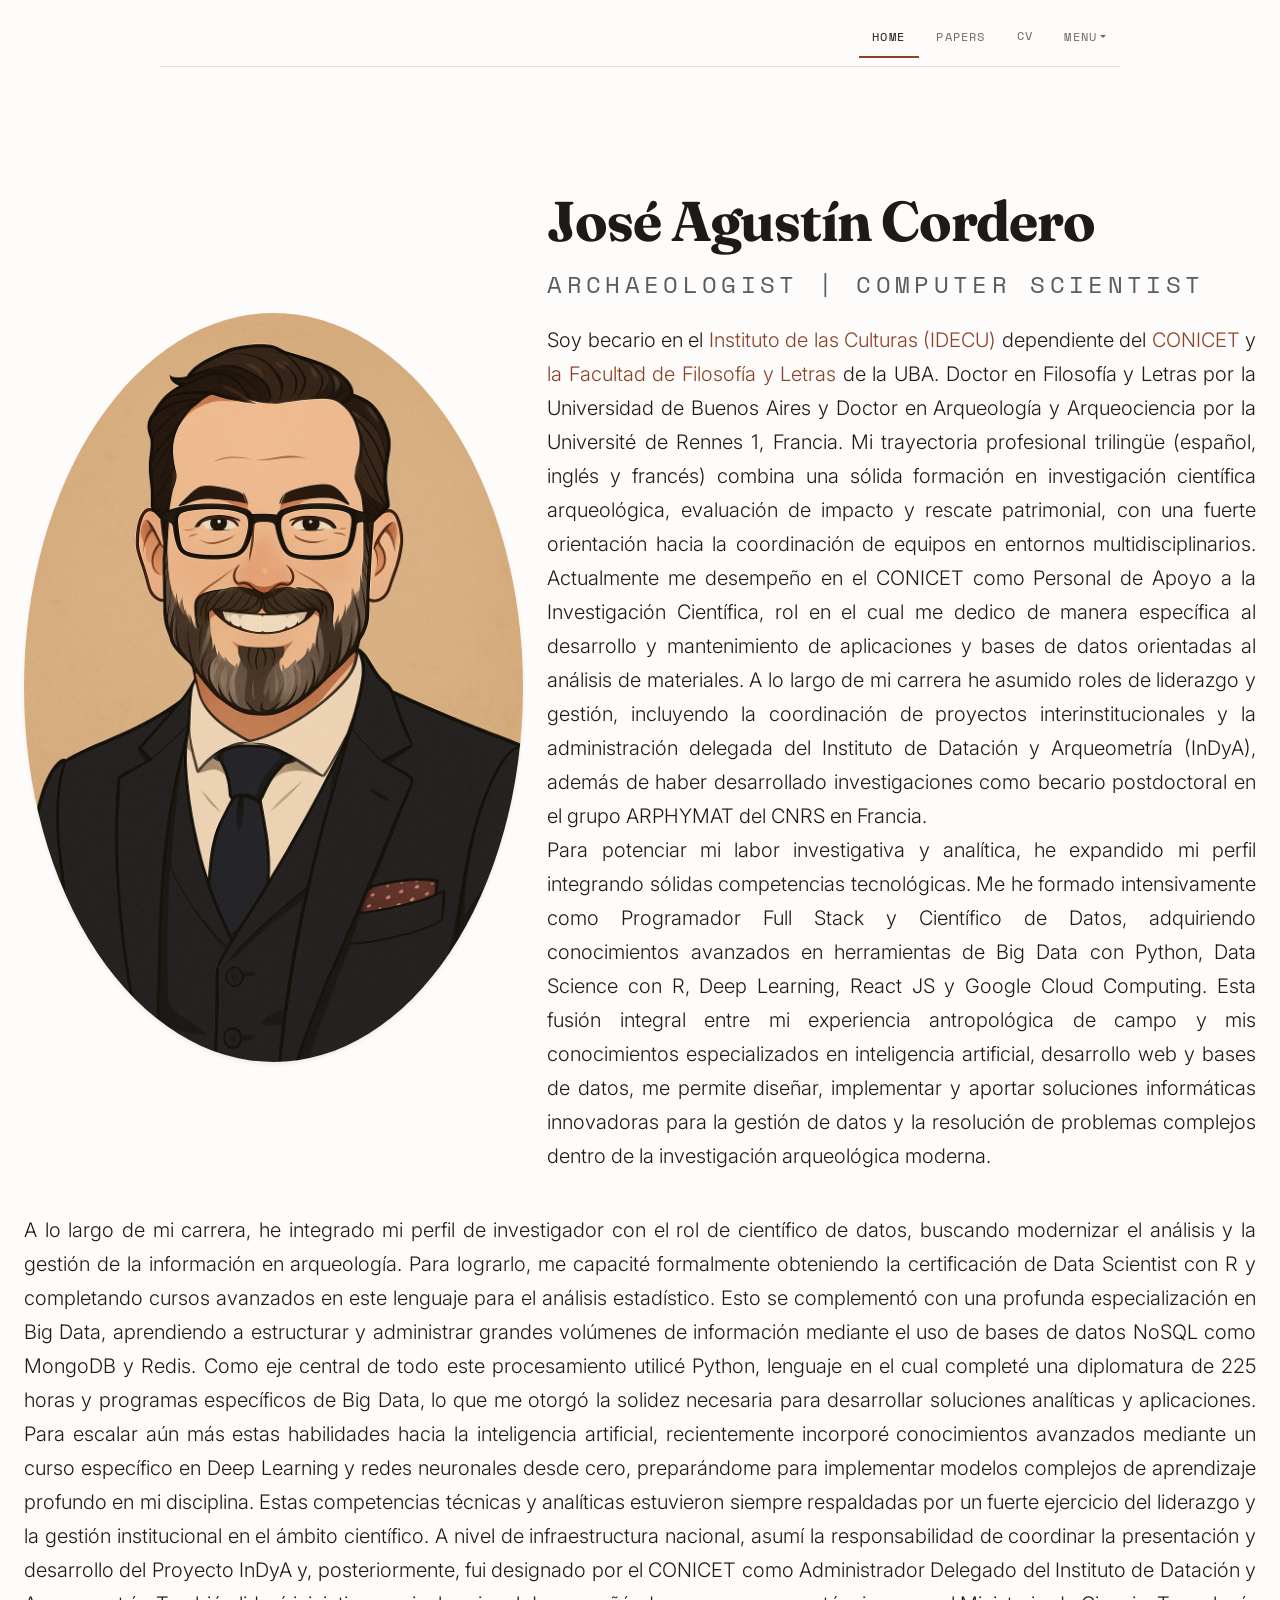
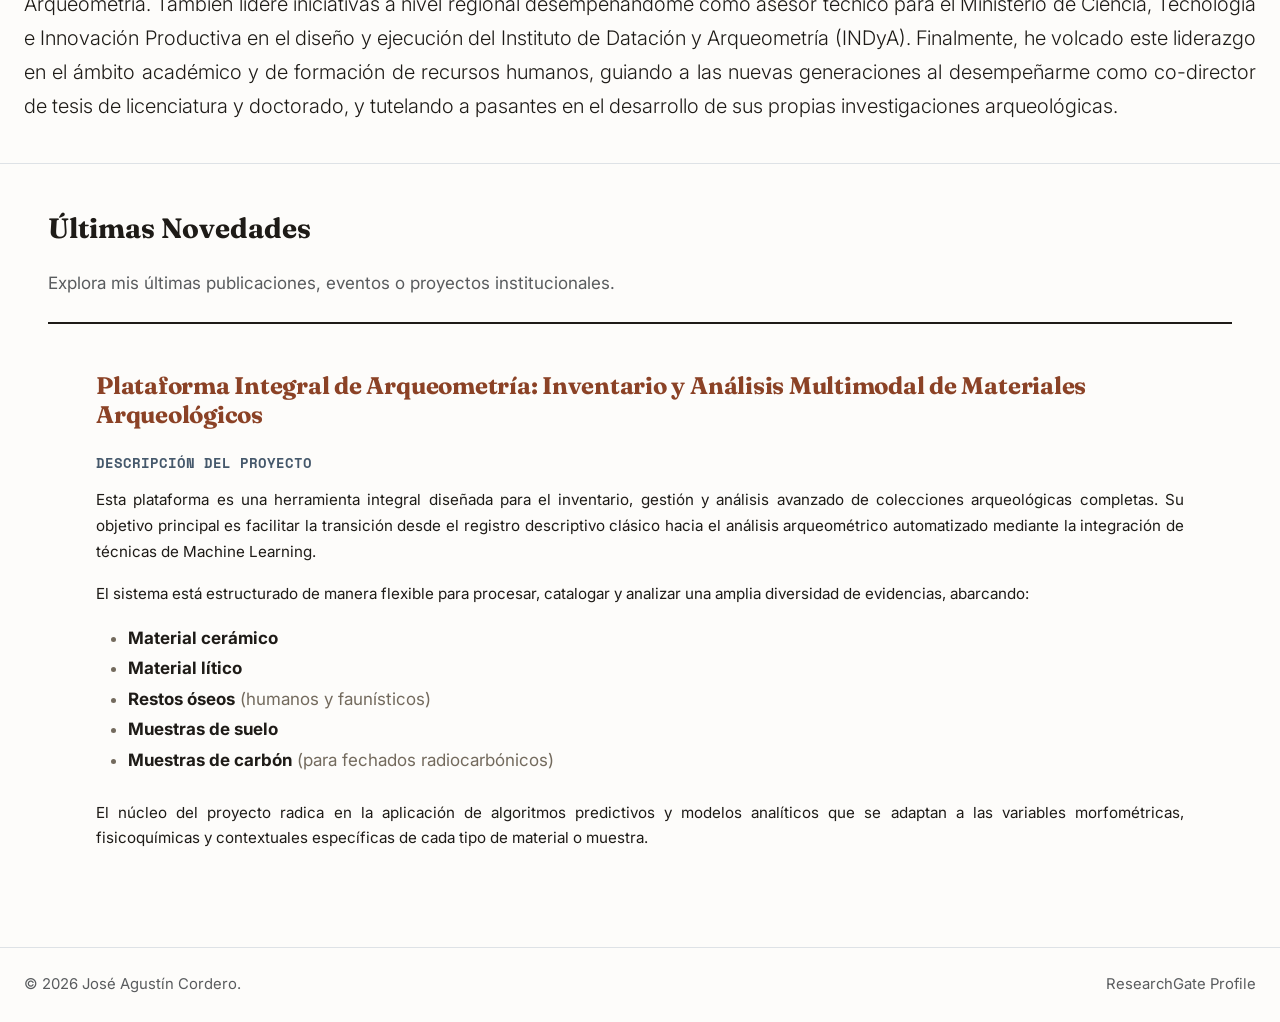
<file: index.html>
<!DOCTYPE html>
<html lang="es">
<head>
  <meta charset="UTF-8" />
  <meta name="viewport" content="width=device-width, initial-scale=1.0" />
  <!-- Google Fonts: Inter para un look moderno y legible -->
  <link rel="preconnect" href="https://fonts.googleapis.com">
  <link rel="preconnect" href="https://fonts.gstatic.com" crossorigin>
  <link href="https://fonts.googleapis.com/css2?family=Inter:wght@300;400;600;700&display=swap" rel="stylesheet">
  <!-- Bootstrap 5 -->
  <link href="https://cdn.jsdelivr.net/npm/bootstrap@5.3.8/dist/css/bootstrap.min.css" rel="stylesheet"
    integrity="sha384-sRIl4kxILFvY47J16cr9ZwB07vP4J8+LH7qKQnuqkuIAvNWLzeN8tE5YBujZqJLB" crossorigin="anonymous" />
  <link rel="stylesheet" href="./CSS/style.css" />
  <title>José Agustín Cordero | Archaeologist & Computer Scientist</title>
</head>

<body>
  <!-- Contenedor Principal (limita el ancho para mejor lectura) -->
  <div class="main-wrapper">
    
    <!-- Header / Navbar Minimalista -->
    <!-- Barra del navegador -->
  <nav>
    <ul class="nav nav-pills justify-content-end">
      <li class="nav-item">
        <a class="nav-link active" aria-current="page" href="./index.html">Home</a>
      </li>
      <li class="nav-item">
        <a class="nav-link" href="./pages/papers.html">Papers</a>
      </li>
      <li class="nav-item">
        <a class="nav-link btn btn-outline-primary" href="https://drive.google.com/file/d/1sIW53j2r9muVRuML5djQQc8bhkGgwG4b/view?usp=sharing" target="_blank" rel="noopener noreferrer">CV</a>
      </li>
      <li class="nav-item dropdown">
        <a class="nav-link dropdown-toggle" data-bs-toggle="dropdown" href="#" role="button"
          aria-expanded="false">Menu</a>
        <ul class="dropdown-menu">
          <li><a class="dropdown-item" href="./pages/about.html">about</a></li>
          <li><a class="dropdown-item" href="./pages/news.html">news</a></li>
          <li><a class="dropdown-item" href="./pages/events.html">eventos</a></li>
          <li>
            <hr class="dropdown-divider" />
          </li>
          <li><a class="dropdown-item" href="https://www.conicet.gov.ar/">Intitucionales</a></li>
        </ul>
      </li>
    </ul>
  </nav>

    <!-- Sección Hero (Presentación Principal) -->
    <header class="hero-section text-center text-md-start mb-5 pb-4 border-bottom">
      <div class="row align-items-center flex-column-reverse flex-md-row">
                <!-- Imagen / Avatar -->
        <div class="col-md-5 text-center text-md-end">
          <div class="avatar-container">
            <img src="./img/ChatGPT Image 15 abr 2025, 15_00_41.png" alt="José Agustín Cordero" class="img-fluid rounded-circle shadow-sm avatar-img">
          </div>
        </div>
        <!-- Texto de presentación -->
        <div class="col-md-7 mt-4 mt-md-0">
          <h1 class="display-4 fw-bold mb-3">José Agustín Cordero</h1>
          <h2 class="h4 text-muted fw-light mb-4">Archaeologist | Computer Scientist</h2>
          <p class="lead text-justify">
            Soy becario en el <a href="https://idecu.conicet.gov.ar/cordero-agustin/" class="custom-link">Instituto de las Culturas (IDECU)</a> 
            dependiente del <a href="https://www.conicet.gov.ar/">CONICET</a>  y <a href="https://www.filo.uba.ar/">la Facultad de Filosofía y Letras </a>de la UBA.  
            Doctor en Filosofía y Letras por la Universidad de Buenos Aires y Doctor en Arqueología y 
            Arqueociencia por la Université de Rennes 1, Francia. Mi trayectoria profesional trilingüe (español, inglés y francés) 
            combina una sólida formación en investigación científica arqueológica, evaluación de impacto y rescate patrimonial, 
            con una fuerte orientación hacia la coordinación de equipos en entornos multidisciplinarios. Actualmente me desempeño 
            en el CONICET como Personal de Apoyo a la Investigación Científica, rol en el cual me dedico de manera específica al 
            desarrollo y mantenimiento de aplicaciones y bases de datos orientadas al análisis de materiales. A lo largo de mi 
            carrera he asumido roles de liderazgo y gestión, incluyendo la coordinación de proyectos interinstitucionales y la 
            administración delegada del Instituto de Datación y Arqueometría (InDyA), además de haber desarrollado investigaciones 
            como becario postdoctoral en el grupo ARPHYMAT del CNRS en Francia.  
            <br>Para potenciar mi labor investigativa y analítica, 
            he expandido mi perfil integrando sólidas competencias tecnológicas. Me he formado intensivamente como Programador 
            Full Stack y Científico de Datos, adquiriendo conocimientos avanzados en herramientas de Big Data con Python, 
            Data Science con R, Deep Learning, React JS y Google Cloud Computing. Esta fusión integral entre mi experiencia 
            antropológica de campo y mis conocimientos especializados en inteligencia artificial, desarrollo web y bases de datos, 
            me permite diseñar, implementar y aportar soluciones informáticas innovadoras para la gestión de datos y la resolución 
            de problemas complejos dentro de la investigación arqueológica moderna.
          </p>
        </div>
      </div>

<div class="row mt-4">
        <div class="col-12">
          <p class="lead text-justify">
            A lo largo de mi carrera, he integrado mi perfil de investigador con el rol de científico de datos, 
            buscando modernizar el análisis y la gestión de la información en arqueología. Para lograrlo, me capacité formalmente obteniendo la certificación de Data Scientist con R y 
            completando cursos avanzados en este lenguaje para el análisis estadístico. Esto se complementó con una profunda especialización en Big Data, aprendiendo a estructurar y administrar 
            grandes volúmenes de información mediante el uso de bases de datos NoSQL como MongoDB y Redis. Como eje central de todo este procesamiento utilicé Python, lenguaje en el cual completé una diplomatura 
            de 225 horas y programas específicos de Big Data, lo que me otorgó la solidez necesaria para desarrollar soluciones analíticas y aplicaciones. 
            Para escalar aún más estas habilidades hacia la inteligencia artificial, recientemente incorporé conocimientos avanzados mediante un curso específico en Deep Learning y 
            redes neuronales desde cero, preparándome para implementar modelos complejos de aprendizaje profundo en mi disciplina. Estas competencias técnicas y analíticas estuvieron 
            siempre respaldadas por un fuerte ejercicio del liderazgo y la gestión institucional en el ámbito científico. A nivel de infraestructura nacional, 
            asumí la responsabilidad de coordinar la presentación y desarrollo del Proyecto InDyA y, posteriormente, fui designado por el CONICET como Administrador 
            Delegado del Instituto de Datación y Arqueometría. También lideré iniciativas a nivel regional desempeñándome como asesor técnico para el Ministerio de Ciencia, 
            Tecnología e Innovación Productiva en el diseño y ejecución del Instituto de Datación y Arqueometría (INDyA). Finalmente, he volcado este liderazgo en el ámbito académico y de 
            formación de recursos humanos, guiando a las nuevas generaciones al desempeñarme como co-director de tesis de licenciatura y doctorado, y tutelando a pasantes en el desarrollo de sus propias 
            investigaciones arqueológicas.
          </p>
        </div>
      </div>
    </header>

      <!-- Sección Full-Width (Ancho total de la página) -->
    <section class="container-fluid px-4 px-md-5 mb-5">
      
      <h3 class="fw-bold mb-4 text-start" style="font-family: var(--font-display); color: var(--ink);">Últimas Novedades</h3>
      <p class="text-muted mb-4 text-start">Explora mis últimas publicaciones, eventos o proyectos institucionales.</p>
      
      <!-- Tarjeta del Proyecto Archeos -->
      <div class="card w-100 mb-4">
        <div class="card-body p-4 p-md-5">
          
          <h4 class="card-title fw-bold mb-3" style="font-family: var(--font-display); color: var(--clay);">
            Plataforma Integral de Arqueometría: Inventario y Análisis Multimodal de Materiales Arqueológicos
          </h4>
          
          <h5 class="fw-bold mt-4 mb-3" style="font-family: var(--font-mono); font-size: 0.9rem; color: var(--slate); text-transform: uppercase;">
            Descripción del Proyecto
          </h5>
          
          <p class="card-text text-justify" style="color: var(--ink);">
            Esta plataforma es una herramienta integral diseñada para el inventario, gestión y análisis avanzado de colecciones arqueológicas completas. Su objetivo principal es facilitar la transición desde el registro descriptivo clásico hacia el análisis arqueométrico automatizado mediante la integración de técnicas de Machine Learning.
          </p>
          
          <p class="card-text text-justify" style="color: var(--ink);">
            El sistema está estructurado de manera flexible para procesar, catalogar y analizar una amplia diversidad de evidencias, abarcando:
          </p>
          
          <ul class="text-justify mb-4" style="line-height: 1.8; color: var(--muted);">
            <li><strong style="color: var(--ink);">Material cerámico</strong></li>
            <li><strong style="color: var(--ink);">Material lítico</strong></li>
            <li><strong style="color: var(--ink);">Restos óseos</strong> (humanos y faunísticos)</li>
            <li><strong style="color: var(--ink);">Muestras de suelo</strong></li>
            <li><strong style="color: var(--ink);">Muestras de carbón</strong> (para fechados radiocarbónicos)</li>
          </ul>
          
          <p class="card-text text-justify mb-0" style="color: var(--ink);">
            El núcleo del proyecto radica en la aplicación de algoritmos predictivos y modelos analíticos que se adaptan a las variables morfométricas, fisicoquímicas y contextuales específicas de cada tipo de material o muestra.
          </p>

        </div>
      </div>
      <!-- Fin Tarjeta del Proyecto -->

    </section>
    
    <!-- Footer -->
    <footer class="py-4 mt-5 border-top d-flex justify-content-between align-items-center">
      <span class="text-muted small">© 2026 José Agustín Cordero.</span>
      <a href="https://www.researchgate.net/profile/Jose-Cordero-7" class="text-decoration-none text-muted small hover-dark">
        ResearchGate Profile
      </a>
    </footer>

  </div> <!-- /main-wrapper -->

  <!-- Bootstrap Scripts -->
  <script src="https://cdn.jsdelivr.net/npm/bootstrap@5.3.8/dist/js/bootstrap.bundle.min.js"
    integrity="sha384-FKyoEForCGlyvwx9Hj09JcYn3nv7wiPVlz7YYwJrWVcXK/BmnVDxM+D2scQbITxI"
    crossorigin="anonymous"></script>
</body>
</html>
</file>
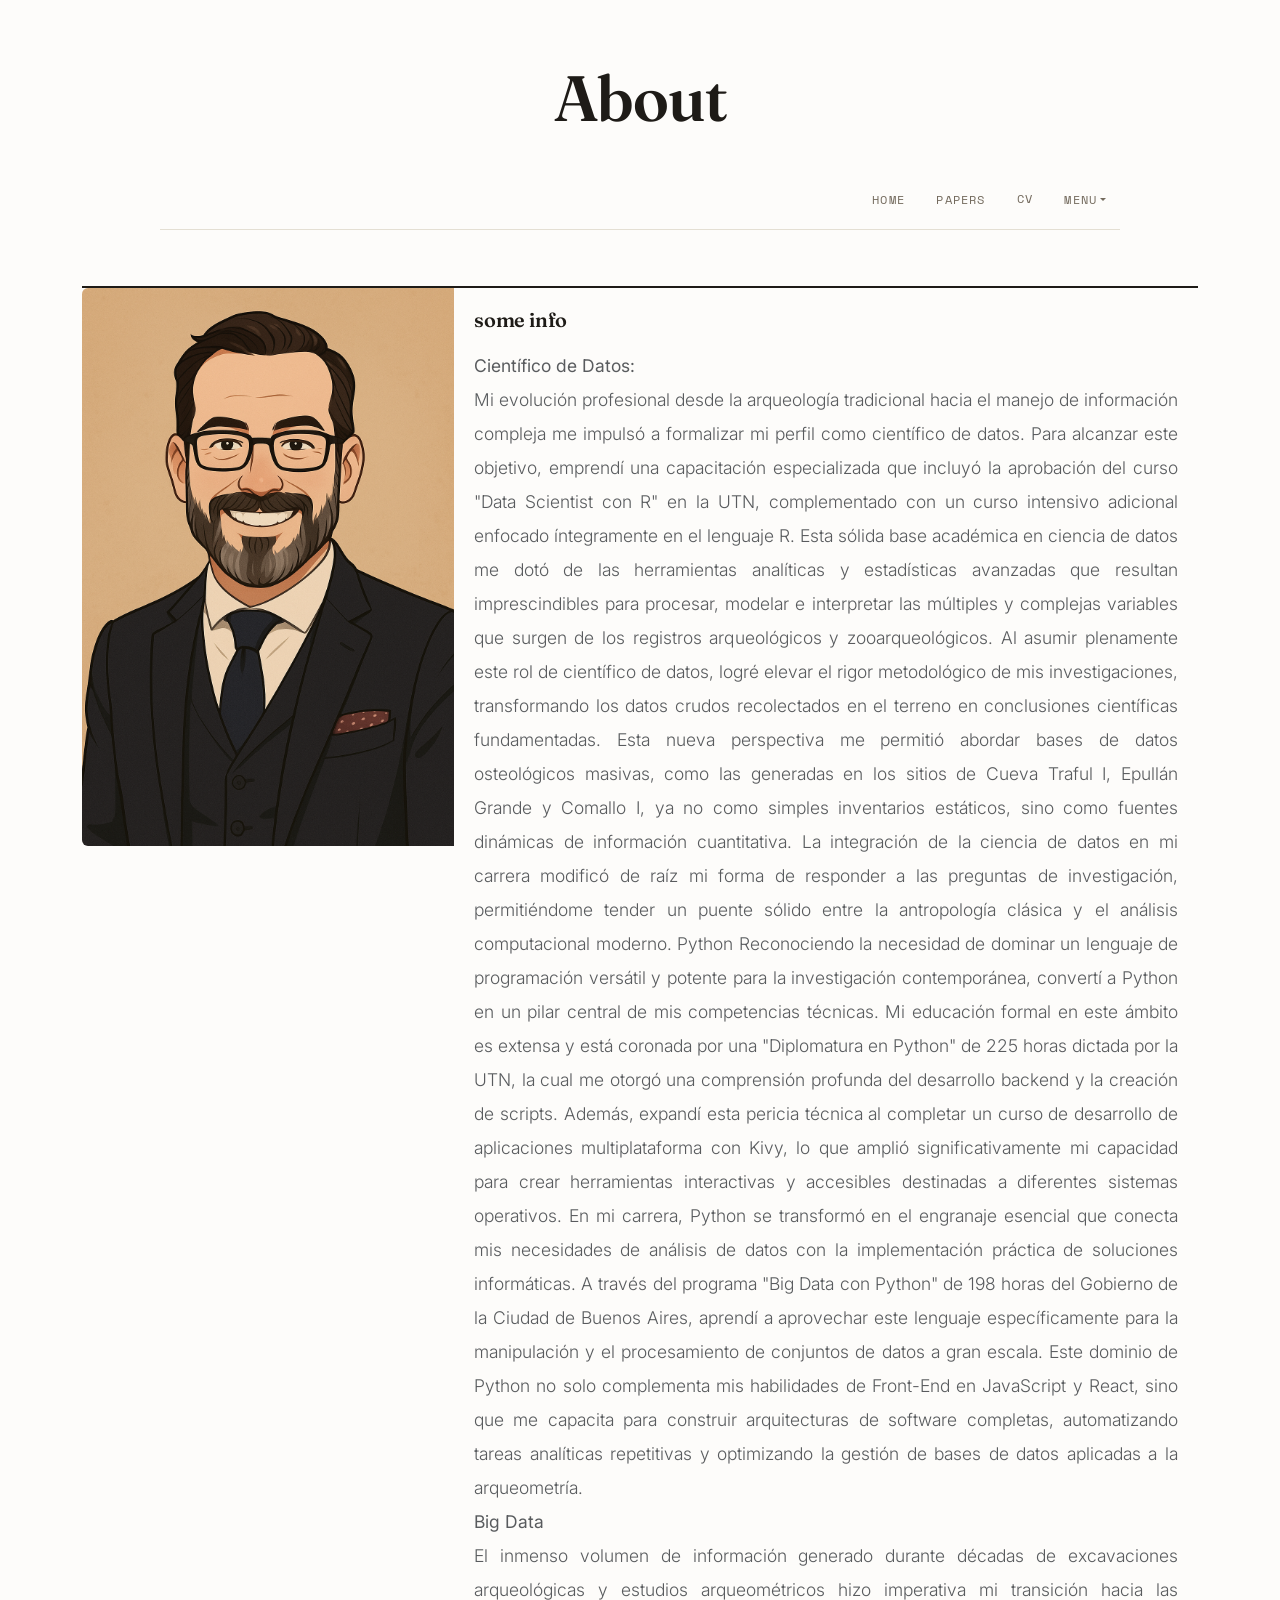
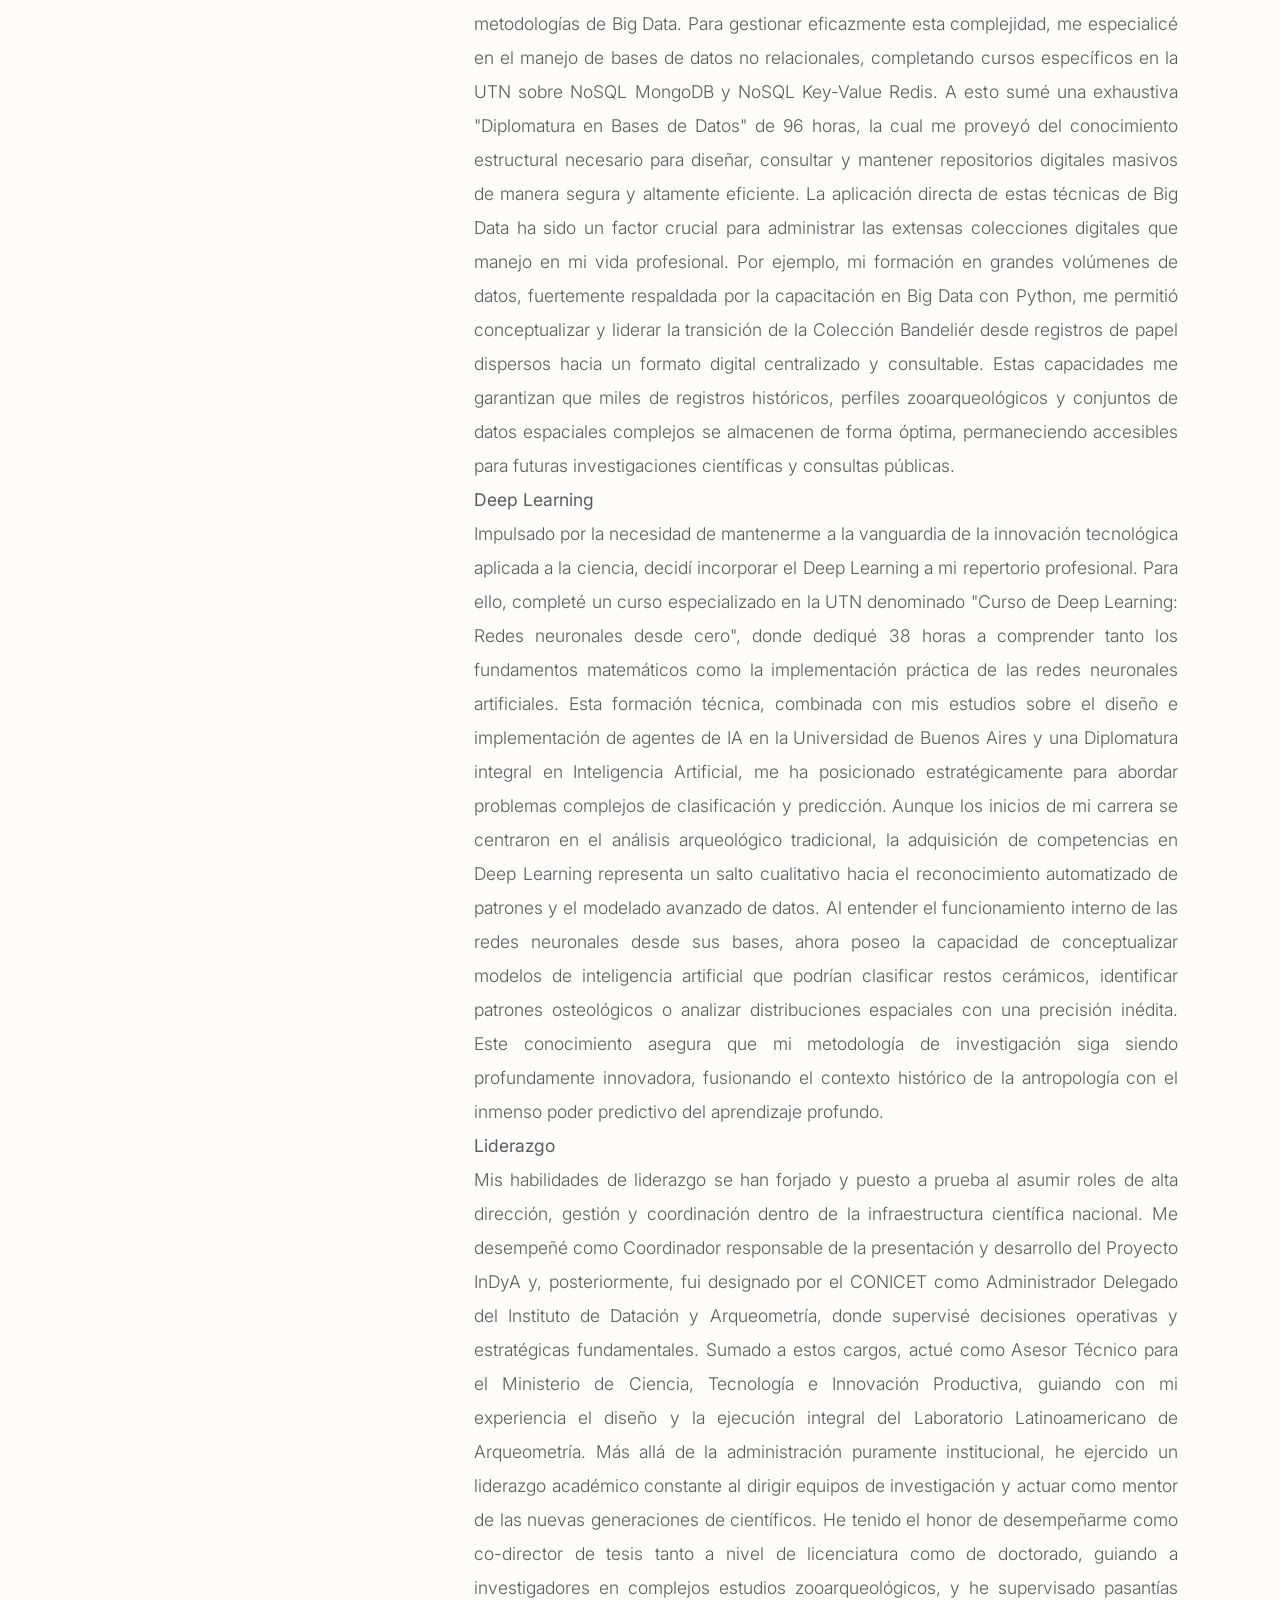
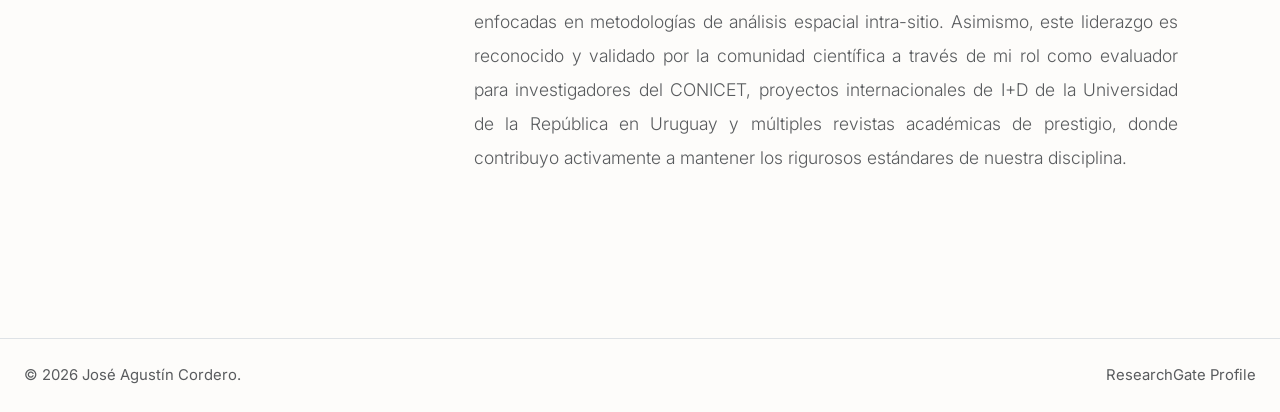
<file: pages/about.html>
<!DOCTYPE html>
<html lang="en">
  <head>
    <meta charset="UTF-8" />
    <meta name="viewport" content="width=device-width, initial-scale=1.0" />
      <link href="https://cdn.jsdelivr.net/npm/bootstrap@5.3.8/dist/css/bootstrap.min.css" rel="stylesheet" integrity="sha384-sRIl4kxILFvY47J16cr9ZwB07vP4J8+LH7qKQnuqkuIAvNWLzeN8tE5YBujZqJLB" crossorigin="anonymous">
  <link rel="stylesheet" href="../CSS/style.css" />
  <title>Home | Jose Agustin Cordero</title>
  </head>

  <!-- Body -->
  <body>
  <!-- Header -->
    <header>
      <h1>About</h1>
    </header>

  <!-- Nav -->
  <!-- Barra del navegador -->
  <nav>
    <ul class="nav nav-pills justify-content-end">
      <li class="nav-item">
        <a class="nav-link" href="../index.html">Home</a>
      </li>
      <li class="nav-item">
        <a class="nav-link" href="./papers.html">Papers</a>
      </li>
      <li class="nav-item">
        <a class="nav-link btn btn-outline-primary" href="https://drive.google.com/file/d/1sIW53j2r9muVRuML5djQQc8bhkGgwG4b/view?usp=sharing" target="_blank" rel="noopener noreferrer">CV</a>
      </li>
      <li class="nav-item dropdown">
        <a class="nav-link dropdown-toggle" data-bs-toggle="dropdown" href="#" role="button"
          aria-expanded="false">Menu</a>
        <ul class="dropdown-menu">
          <li><a class="dropdown-item" href="./about.html">about</a></li>
          <li><a class="dropdown-item" href="./news.html">news</a></li>
          <li><a class="dropdown-item" href="./events.html">eventos</a></li>
          <li>
            <hr class="dropdown-divider" />
          </li>
          <li><a class="dropdown-item" href="https://www.conicet.gov.ar/">Intitucionales</a></li>
        </ul>
      </li>
    </ul>
  </nav>
    
<!-- Main -->
<!-- Main -->
<main class="container my-5"> <!-- Container centra y da márgenes, my-5 da margen vertical -->

  <div class="card mb-3 w-100"> <!-- Se eliminó max-width: 540px -->
    <div class="row g-0">
      <div class="col-md-4">
        <img src="../img/ChatGPT Image 15 abr 2025, 15_00_41.png" class="img-fluid rounded-start" alt="...">
      </div>
      <div class="col-md-8">
        <div class="card-body">
          <h5 class="card-title">some info</h5>
          <p class="card-text"><small class="text-body-secondary">
          <p class="lead text-justify"><b>Científico de Datos:</b>
              <br>Mi evolución profesional desde la arqueología tradicional hacia el manejo de información compleja me impulsó a formalizar mi perfil como científico de datos. Para alcanzar este objetivo, 
              emprendí una capacitación especializada que incluyó la aprobación del curso "Data Scientist con R" en la UTN, complementado con un curso intensivo adicional enfocado íntegramente en el lenguaje R. 
              Esta sólida base académica en ciencia de datos me dotó de las herramientas analíticas y estadísticas avanzadas que resultan imprescindibles para procesar, modelar e interpretar las múltiples y complejas variables que surgen de los registros arqueológicos y zooarqueológicos.  Al asumir plenamente este rol de científico de datos, logré elevar el rigor metodológico de mis investigaciones, transformando los datos crudos recolectados en el terreno en conclusiones científicas fundamentadas. Esta nueva perspectiva me permitió abordar bases de datos osteológicos masivas, como las generadas en los sitios de Cueva Traful I, Epullán Grande y Comallo I, ya no como simples inventarios estáticos, sino como fuentes dinámicas de información cuantitativa. La integración de la ciencia de datos en mi carrera modificó de raíz mi forma de responder a las preguntas de investigación, permitiéndome tender un puente sólido entre la antropología clásica y el análisis computacional moderno.  Python
              Reconociendo la necesidad de dominar un lenguaje de programación versátil y potente para la investigación contemporánea, convertí a Python en un pilar central de mis competencias técnicas. 
              Mi educación formal en este ámbito es extensa y está coronada por una "Diplomatura en Python" de 225 horas dictada por la UTN, la cual me otorgó una comprensión profunda del desarrollo backend y 
              la creación de scripts. Además, expandí esta pericia técnica al completar un curso de desarrollo de aplicaciones multiplataforma con Kivy, lo que amplió significativamente mi capacidad para crear 
              herramientas interactivas y accesibles destinadas a diferentes sistemas operativos.  En mi carrera, Python se transformó en el engranaje esencial que conecta mis necesidades de análisis de datos 
              con la implementación práctica de soluciones informáticas. A través del programa "Big Data con Python" de 198 horas del Gobierno de la Ciudad de Buenos Aires, aprendí a aprovechar este lenguaje 
              específicamente para la manipulación y el procesamiento de conjuntos de datos a gran escala. Este dominio de Python no solo complementa mis habilidades de Front-End en JavaScript y React, 
              sino que me capacita para construir arquitecturas de software completas, automatizando tareas analíticas repetitivas y optimizando la gestión de bases de datos aplicadas a la arqueometría.  
              <br><b>Big Data</b>
              <br>El inmenso volumen de información generado durante décadas de excavaciones arqueológicas y estudios arqueométricos hizo imperativa mi transición hacia las metodologías de Big Data. 
              Para gestionar 
              eficazmente esta complejidad, me especialicé en el manejo de bases de datos no relacionales, completando cursos específicos en la UTN sobre NoSQL MongoDB y NoSQL Key-Value Redis. 
              A esto sumé una exhaustiva "Diplomatura en Bases de Datos" de 96 horas, la cual me proveyó del conocimiento estructural necesario para diseñar, consultar y mantener repositorios digitales 
              masivos de manera segura y altamente eficiente.  La aplicación directa de estas técnicas de Big Data ha sido un factor crucial para administrar las extensas colecciones digitales que 
              manejo en mi vida profesional. Por ejemplo, mi formación en grandes volúmenes de datos, fuertemente respaldada por la capacitación en Big Data con Python, me permitió conceptualizar y 
              liderar la transición de la Colección Bandeliér desde registros de papel dispersos hacia un formato digital centralizado y consultable. Estas capacidades me garantizan que miles de registros 
              históricos, perfiles zooarqueológicos y conjuntos de datos espaciales complejos se almacenen de forma óptima, permaneciendo accesibles para futuras investigaciones científicas y consultas públicas.  
              <br><b>Deep Learning</b>
              <br>Impulsado por la necesidad de mantenerme a la vanguardia de la innovación tecnológica aplicada a la ciencia, decidí incorporar el Deep Learning a mi repertorio profesional. 
              Para ello, completé un curso especializado en la UTN denominado "Curso de Deep Learning: Redes neuronales desde cero", donde dediqué 38 horas a comprender tanto los fundamentos 
              matemáticos como la implementación práctica de las redes neuronales artificiales. Esta formación técnica, combinada con mis estudios sobre el diseño e implementación de agentes de IA en la 
              Universidad de Buenos Aires y una Diplomatura integral en Inteligencia Artificial, me ha posicionado estratégicamente para abordar problemas complejos de clasificación y predicción.  
              Aunque los inicios de mi carrera se centraron en el análisis arqueológico tradicional, la adquisición de competencias en Deep Learning representa un salto cualitativo hacia el 
              reconocimiento automatizado de patrones y el modelado avanzado de datos. Al entender el funcionamiento interno de las redes neuronales desde sus bases, ahora poseo la capacidad de 
              conceptualizar modelos de inteligencia artificial que podrían clasificar restos cerámicos, identificar patrones osteológicos o analizar distribuciones espaciales con una precisión inédita. 
              Este conocimiento asegura que mi metodología de investigación siga siendo profundamente innovadora, fusionando el contexto histórico de la antropología con el inmenso poder predictivo del 
              aprendizaje profundo.  
              <br><b>Liderazgo</b>
              <br>Mis habilidades de liderazgo se han forjado y puesto a prueba al asumir roles de alta dirección, gestión y coordinación dentro de la infraestructura científica nacional. 
              Me desempeñé como Coordinador responsable de la presentación y desarrollo del Proyecto InDyA y, posteriormente, fui designado por el CONICET como Administrador Delegado del 
              Instituto de Datación y Arqueometría, donde supervisé decisiones operativas y estratégicas fundamentales. Sumado a estos cargos, actué como Asesor Técnico para el Ministerio de Ciencia, 
              Tecnología e Innovación Productiva, guiando con mi experiencia el diseño y la ejecución integral del Laboratorio Latinoamericano de Arqueometría.  Más allá de la administración puramente 
              institucional, he ejercido un liderazgo académico constante al dirigir equipos de investigación y actuar como mentor de las nuevas generaciones de científicos. He tenido el honor de desempeñarme 
              como co-director de tesis tanto a nivel de licenciatura como de doctorado, guiando a investigadores en complejos estudios zooarqueológicos, y he supervisado pasantías enfocadas en metodologías de 
              análisis espacial intra-sitio. Asimismo, este liderazgo es reconocido y validado por la comunidad científica a través de mi rol como evaluador para investigadores del CONICET, 
              proyectos internacionales de I+D de la Universidad de la República en Uruguay y múltiples revistas académicas de prestigio, donde contribuyo activamente a mantener los rigurosos 
              estándares de nuestra disciplina.</p>  
          </small></p>
        </div>
      </div>
    </div>
  </div>    
  
</main>

    <!-- Footer -->
    <footer class="py-4 mt-5 border-top d-flex justify-content-between align-items-center">
      <span class="text-muted small">© 2026 José Agustín Cordero.</span>
      <a href="https://www.researchgate.net/profile/Jose-Cordero-7" class="text-decoration-none text-muted small hover-dark">
        ResearchGate Profile
      </a>
    </footer>

<!-- Bootstrap -->
    <script src="https://cdn.jsdelivr.net/npm/bootstrap@5.3.8/dist/js/bootstrap.bundle.min.js" integrity="sha384-FKyoEForCGlyvwx9Hj09JcYn3nv7wiPVlz7YYwJrWVcXK/BmnVDxM+D2scQbITxI" crossorigin="anonymous"></script>
  </body>
</html>
</file>
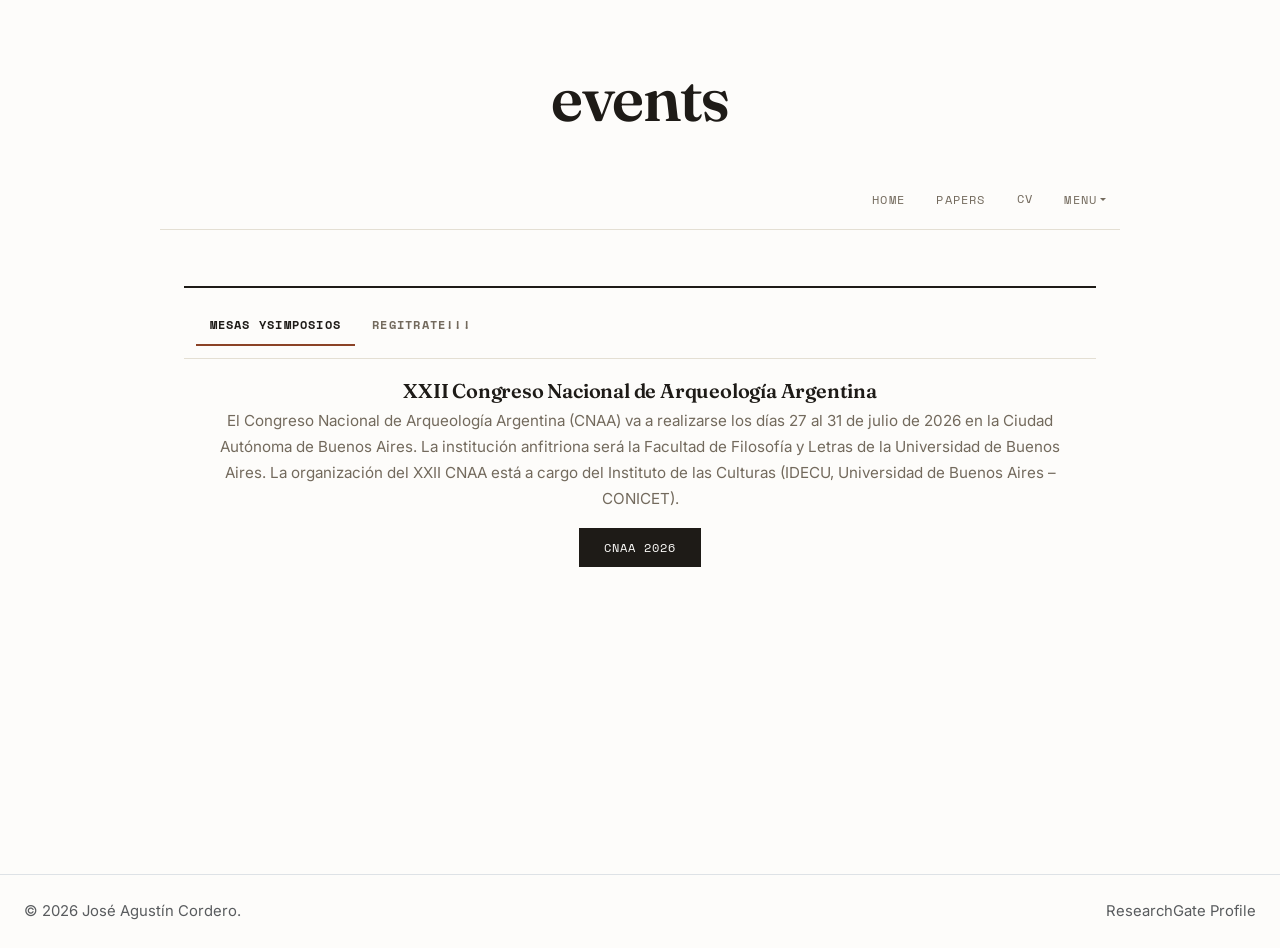
<file: pages/events.html>
<!DOCTYPE html>
<html lang="en">
  <head>
    <meta charset="UTF-8" />
    <meta name="viewport" content="width=device-width, initial-scale=1.0" />
    <link
      href="https://cdn.jsdelivr.net/npm/bootstrap@5.3.8/dist/css/bootstrap.min.css"
      rel="stylesheet"
      integrity="sha384-sRIl4kxILFvY47J16cr9ZwB07vP4J8+LH7qKQnuqkuIAvNWLzeN8tE5YBujZqJLB"
      crossorigin="anonymous"
    />
    <link rel="stylesheet" href="../CSS/style.css" />
    <title>Home | Jose Agustin Cordero</title>
  </head>
  <body>
    <!-- Header -->
    <header>
      <h1>events</h1>
    </header>

    <!-- Nav -->
    <!-- Barra del navegador -->
  <nav>
    <ul class="nav nav-pills justify-content-end">
      <li class="nav-item">
        <a class="nav-link" href="../index.html">Home</a>
      </li>
      <li class="nav-item">
        <a class="nav-link" href="./papers.html">Papers</a>
      </li>
      <li class="nav-item">
        <a class="nav-link btn btn-outline-primary" href="https://drive.google.com/file/d/1sIW53j2r9muVRuML5djQQc8bhkGgwG4b/view?usp=sharing" target="_blank" rel="noopener noreferrer">CV</a>
      </li>
      <li class="nav-item dropdown">
        <a class="nav-link dropdown-toggle" data-bs-toggle="dropdown" href="#" role="button"
          aria-expanded="false">Menu</a>
        <ul class="dropdown-menu">
          <li><a class="dropdown-item" href="./about.html">about</a></li>
          <li><a class="dropdown-item" href="./news.html">news</a></li>
          <li><a class="dropdown-item" href="./events.html">eventos</a></li>
          <li>
            <hr class="dropdown-divider" />
          </li>
          <li><a class="dropdown-item" href="https://www.conicet.gov.ar/">Intitucionales</a></li>
        </ul>
      </li>
    </ul>
  </nav>

    <!-- main -->
    <main>
      <div class="card text-center">
        <div class="card-header">
          <ul class="nav nav-pills card-header-pills">
            <li class="nav-item">
              <a
                class="nav-link active"
                href="https://congresoscnaa.ar/mesas-y-simposios/"
                >Mesas ysimposios</a
              >
            </li>
            <li class="nav-item">
              <a class="nav-link" href="https://congresoscnaa.ar/registro/"
                >Regitrate!!!</a
              >
            </li>
            <li class="nav-item"></li>
          </ul>
        </div>
        <div class="card-body">
          <h5 class="card-title">
            XXII Congreso Nacional de Arqueología Argentina
          </h5>
          <p class="card-text">
            El Congreso Nacional de Arqueología Argentina (CNAA) va a realizarse
            los días 27 al 31 de julio de 2026 en la Ciudad Autónoma de Buenos
            Aires. La institución anfitriona será la Facultad de Filosofía y
            Letras de la Universidad de Buenos Aires. La organización del XXII
            CNAA está a cargo del Instituto de las Culturas (IDECU, Universidad
            de Buenos Aires – CONICET).
          </p>
          <a href="https://congresoscnaa.ar/" class="btn btn-primary"
            >CNAA 2026</a
          >
        </div>
      </div>
    </main>

    <!-- Footer -->
    <footer class="py-4 mt-5 border-top d-flex justify-content-between align-items-center">
      <span class="text-muted small">© 2026 José Agustín Cordero.</span>
      <a href="https://www.researchgate.net/profile/Jose-Cordero-7" class="text-decoration-none text-muted small hover-dark">
        ResearchGate Profile
      </a>
    </footer>
    <!-- bootstrap -->
    <script
      src="https://cdn.jsdelivr.net/npm/bootstrap@5.3.8/dist/js/bootstrap.bundle.min.js"
      integrity="sha384-FKyoEForCGlyvwx9Hj09JcYn3nv7wiPVlz7YYwJrWVcXK/BmnVDxM+D2scQbITxI"
      crossorigin="anonymous"
    ></script>
  </body>
</html>
</file>
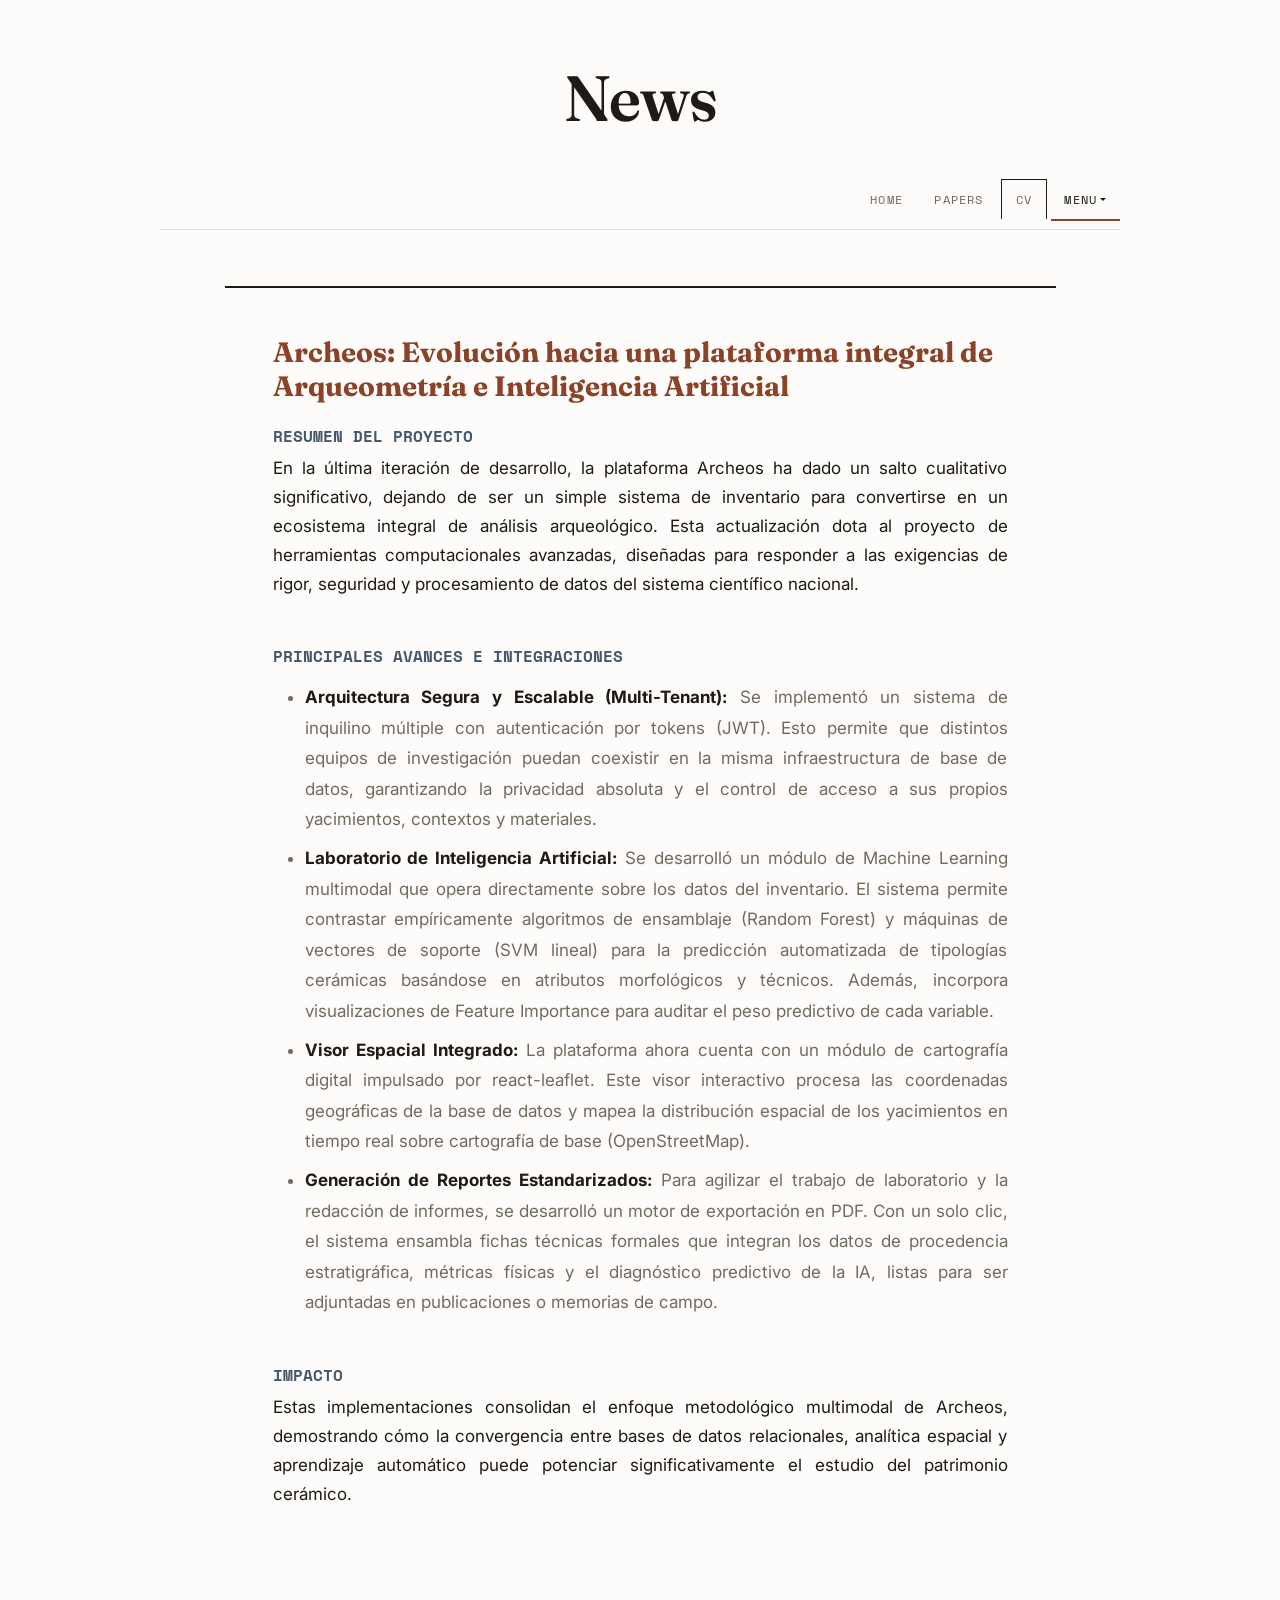
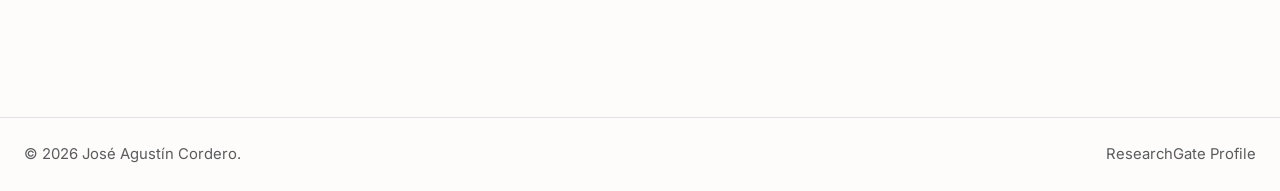
<file: pages/news.html>
<!DOCTYPE html>
<html lang="es">
  <head>
    <meta charset="UTF-8" />
    <meta name="viewport" content="width=device-width, initial-scale=1.0" />
    <!-- Fuentes para mantener la coherencia tipográfica -->
    <link rel="preconnect" href="https://fonts.googleapis.com">
    <link rel="preconnect" href="https://fonts.gstatic.com" crossorigin>
    <link href="https://fonts.googleapis.com/css2?family=Inter:wght@300;400;500;600;700&display=swap" rel="stylesheet">
    
    <link
      href="https://cdn.jsdelivr.net/npm/bootstrap@5.3.8/dist/css/bootstrap.min.css"
      rel="stylesheet"
      integrity="sha384-sRIl4kxILFvY47J16cr9ZwB07vP4J8+LH7qKQnuqkuIAvNWLzeN8tE5YBujZqJLB"
      crossorigin="anonymous"
    />
    <link rel="stylesheet" href="../CSS/style.css" />
    <title>News | José Agustín Cordero</title>
  </head>

  <body>

  <!-- Header -->
    <header>
      <h1>News</h1>
    </header>

  <!-- Nav -->
  <nav>
    <ul class="nav nav-pills justify-content-end">
      <li class="nav-item">
        <a class="nav-link" href="../index.html">Home</a>
      </li>
      <li class="nav-item">
        <a class="nav-link" href="./papers.html">Papers</a>
      </li>
      <li class="nav-item">
        <!-- Adaptado a btn-outline-dark para respetar el CSS personalizado -->
        <a class="nav-link btn btn-outline-dark" href="https://drive.google.com/file/d/1sIW53j2r9muVRuML5djQQc8bhkGgwG4b/view?usp=sharing" target="_blank" rel="noopener noreferrer">CV</a>
      </li>
      <li class="nav-item dropdown">
        <a class="nav-link dropdown-toggle active" data-bs-toggle="dropdown" href="#" role="button"
          aria-expanded="false">Menu</a>
        <ul class="dropdown-menu">
          <li><a class="dropdown-item" href="./about.html">About</a></li>
          <li><a class="dropdown-item active" href="./news.html">News</a></li>
          <li><a class="dropdown-item" href="./events.html">Eventos</a></li>
          <li>
            <hr class="dropdown-divider" />
          </li>
          <li><a class="dropdown-item" href="https://www.conicet.gov.ar/" target="_blank">Institucionales</a></li>
        </ul>
      </li>
    </ul>
  </nav>

<!-- Main -->
    <main class="container my-5">
      
      <!-- Fila centrada -->
      <div class="row justify-content-center">
        
        <!-- col-lg-9 ocupa 3/4 de las 12 columnas disponibles en pantallas medianas y grandes -->
        <div class="col-12 col-lg-9">
          
          <!-- NUEVA TARJETA: Evolución de Archeos -->
          <div class="card mb-5">
            <div class="card-body p-4 p-md-5">
              <article>
                <h3 class="fw-bold mb-4" style="font-family: var(--font-display); color: var(--clay);">Archeos: Evolución hacia una plataforma integral de Arqueometría e Inteligencia Artificial</h3>
                
                <h4 class="fw-bold mt-4" style="font-family: var(--font-mono); font-size: 1rem; color: var(--slate); text-transform: uppercase;">Resumen del Proyecto</h4>
                <p class="text-justify" style="color: var(--ink);">
                  En la última iteración de desarrollo, la plataforma Archeos ha dado un salto cualitativo significativo, dejando de ser un simple sistema de inventario para convertirse en un ecosistema integral de análisis arqueológico. Esta actualización dota al proyecto de herramientas computacionales avanzadas, diseñadas para responder a las exigencias de rigor, seguridad y procesamiento de datos del sistema científico nacional.
                </p>

                <h4 class="fw-bold mt-5" style="font-family: var(--font-mono); font-size: 1rem; color: var(--slate); text-transform: uppercase;">Principales Avances e Integraciones</h4>
                <ul class="text-justify mt-3" style="line-height: 1.8; color: var(--muted);">
                  <li class="mb-2"><strong style="color: var(--ink);">Arquitectura Segura y Escalable (Multi-Tenant):</strong> Se implementó un sistema de inquilino múltiple con autenticación por tokens (JWT). Esto permite que distintos equipos de investigación puedan coexistir en la misma infraestructura de base de datos, garantizando la privacidad absoluta y el control de acceso a sus propios yacimientos, contextos y materiales.</li>
                  <li class="mb-2"><strong style="color: var(--ink);">Laboratorio de Inteligencia Artificial:</strong> Se desarrolló un módulo de Machine Learning multimodal que opera directamente sobre los datos del inventario. El sistema permite contrastar empíricamente algoritmos de ensamblaje (Random Forest) y máquinas de vectores de soporte (SVM lineal) para la predicción automatizada de tipologías cerámicas basándose en atributos morfológicos y técnicos. Además, incorpora visualizaciones de Feature Importance para auditar el peso predictivo de cada variable.</li>
                  <li class="mb-2"><strong style="color: var(--ink);">Visor Espacial Integrado:</strong> La plataforma ahora cuenta con un módulo de cartografía digital impulsado por react-leaflet. Este visor interactivo procesa las coordenadas geográficas de la base de datos y mapea la distribución espacial de los yacimientos en tiempo real sobre cartografía de base (OpenStreetMap).</li>
                  <li class="mb-2"><strong style="color: var(--ink);">Generación de Reportes Estandarizados:</strong> Para agilizar el trabajo de laboratorio y la redacción de informes, se desarrolló un motor de exportación en PDF. Con un solo clic, el sistema ensambla fichas técnicas formales que integran los datos de procedencia estratigráfica, métricas físicas y el diagnóstico predictivo de la IA, listas para ser adjuntadas en publicaciones o memorias de campo.</li>
                </ul>

                <h4 class="fw-bold mt-5" style="font-family: var(--font-mono); font-size: 1rem; color: var(--slate); text-transform: uppercase;">Impacto</h4>
                <p class="text-justify mb-0" style="color: var(--ink);">
                  Estas implementaciones consolidan el enfoque metodológico multimodal de Archeos, demostrando cómo la convergencia entre bases de datos relacionales, analítica espacial y aprendizaje automático puede potenciar significativamente el estudio del patrimonio cerámico.
                </p>
              </article>
            </div>
          </div>
          <!-- Fin NUEVA TARJETA -->


          

        </div>
      </div>
    </main>

    <!-- Footer -->
    <footer class="py-4 mt-5 border-top d-flex justify-content-between align-items-center">
      <span class="text-muted small">© 2026 José Agustín Cordero.</span>
      <a href="https://www.researchgate.net/profile/Jose-Cordero-7" class="text-decoration-none text-muted small hover-dark">
        ResearchGate Profile
      </a>
    </footer>

    <!-- Bootstrap -->
    <script
      src="https://cdn.jsdelivr.net/npm/bootstrap@5.3.8/dist/js/bootstrap.bundle.min.js"
      integrity="sha384-FKyoEForCGlyvwx9Hj09JcYn3nv7wiPVlz7YYwJrWVcXK/BmnVDxM+D2scQbITxI"
      crossorigin="anonymous"
    ></script>
  </body>
</html>
</file>
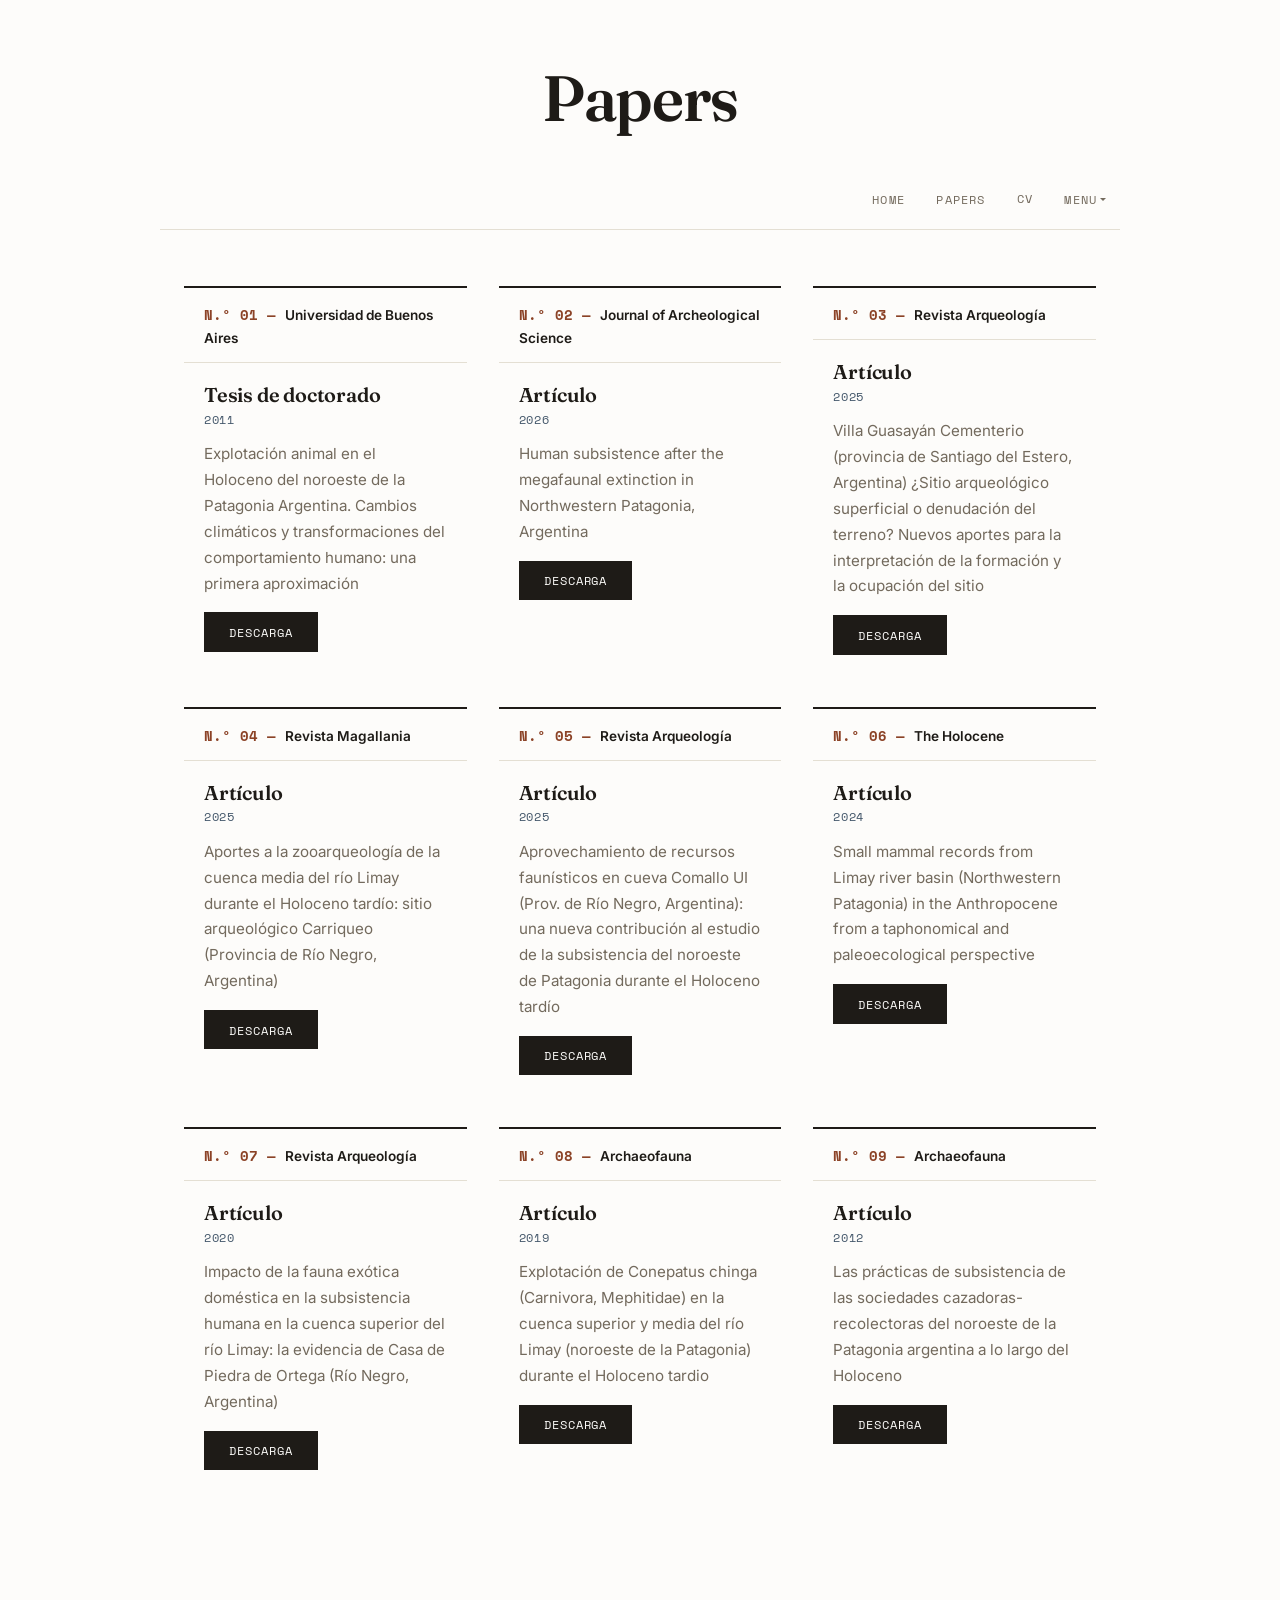
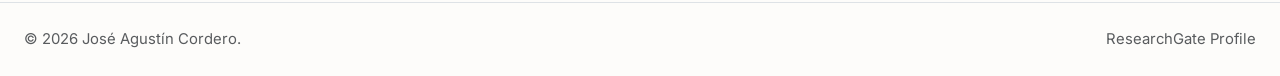
<file: pages/papers.html>
<!DOCTYPE html>
<html lang="en">
  <head>
    <meta charset="UTF-8" />
    <meta name="viewport" content="width=device-width, initial-scale=1.0" />
    <link
      href="https://cdn.jsdelivr.net/npm/bootstrap@5.3.8/dist/css/bootstrap.min.css"
      rel="stylesheet"
      integrity="sha384-sRIl4kxILFvY47J16cr9ZwB07vP4J8+LH7qKQnuqkuIAvNWLzeN8tE5YBujZqJLB"
      crossorigin="anonymous"
    />
    <link rel="stylesheet" href="../CSS/style.css" />
    <title>Home | Jose Agustin Cordero</title>
  </head>

  <!-- Body -->
  <body>

<!-- Header -->
    <header>
      <h1>Papers</h1>
    </header>
    
  <!-- Nav -->
    <!-- Barra del navegador -->
  <nav>
    <ul class="nav nav-pills justify-content-end">
      <li class="nav-item">
        <a class="nav-link" href="../index.html">Home</a>
      </li>
      <li class="nav-item">
        <a class="nav-link" href="./papers.html">Papers</a>
      </li>
      <li class="nav-item">
        <a class="nav-link btn btn-outline-primary" href="https://drive.google.com/file/d/1sIW53j2r9muVRuML5djQQc8bhkGgwG4b/view?usp=sharing" target="_blank" rel="noopener noreferrer">CV</a>
      </li>
      <li class="nav-item dropdown">
        <a class="nav-link dropdown-toggle" data-bs-toggle="dropdown" href="#" role="button"
          aria-expanded="false">Menu</a>
        <ul class="dropdown-menu">
          <li><a class="dropdown-item" href="./about.html">about</a></li>
          <li><a class="dropdown-item" href="./news.html">news</a></li>
          <li><a class="dropdown-item" href="./events.html">eventos</a></li>
          <li>
            <hr class="dropdown-divider" />
          </li>
          <li><a class="dropdown-item" href="https://www.conicet.gov.ar/">Intitucionales</a></li>
        </ul>
      </li>
    </ul>
  </nav>

<!-- Main -->
    <main class="grid">
      <div class="item">
        <div class="card">
          <div class="card-header">Universidad de Buenos Aires</div>
          <div class="card-body">
            <h5 class="card-title">Tesis de doctorado</h5>
            <h6 class="card-title">2011</h6>
            <p class="card-text">
              Explotación animal en el Holoceno del noroeste de la Patagonia
              Argentina. Cambios climáticos y transformaciones del
              comportamiento humano: una primera aproximación
            </p>
            <a
              href="https://www.researchgate.net/publication/259331796_EXPLOTACION_ANIMAL_EN_EL_HOLOCENO_DEL_NOROESTE_DE_LA_PATAGONIA_ARGENTINA_CAMBIOS_CLIMATICOS_Y_TRANSFORMACIONES_DEL_COMPORTAMIENTO_HUMANO_UNA_PRIMERA_APROXIMACION"
              class="btn btn-primary"
              >Descarga</a
            >
          </div>
        </div>
      </div>
      <div class="item">
        <div class="card">
          <div class="card-header">Journal of Archeological Science</div>
          <div class="card-body">
            <h5 class="card-title">Artículo</h5>
            <h6 class="card-title">2026</h6>
            <p class="card-text">
              Human subsistence after the megafaunal extinction in Northwestern
              Patagonia, Argentina
            </p>
            <a
              href="https://www.sciencedirect.com/science/article/abs/pii/S2352409X26002002"
              class="btn btn-primary"
              >Descarga</a
            >
          </div>
        </div>
      </div>
      <div class="item">
        <div class="card">
          <div class="card-header">Revista Arqueología</div>
          <div class="card-body">
            <h5 class="card-title">Artículo</h5>
            <h6 class="card-title">2025</h6>
            <p class="card-text">
              Villa Guasayán Cementerio (provincia de Santiago del Estero,
              Argentina) ¿Sitio arqueológico superficial o denudación del
              terreno? Nuevos aportes para la interpretación de la formación y
              la ocupación del sitio
            </p>
            <a
              href="https://www.researchgate.net/publication/[base64]"
              class="btn btn-primary"
              >Descarga</a
            >
          </div>
        </div>
      </div>
      <div class="item">
        <div class="card">
          <div class="card-header">Revista Magallania</div>
          <div class="card-body">
            <h5 class="card-title">Artículo</h5>
            <h6 class="card-title">2025</h6>
            <p class="card-text">
              Aportes a la zooarqueología de la cuenca media del río Limay
              durante el Holoceno tardío: sitio arqueológico Carriqueo
              (Provincia de Río Negro, Argentina)
            </p>
            <a
              href="https://www.researchgate.net/publication/390466574_Aportes_a_la_zooarqueologia_de_la_cuenca_media_del_rio_Limay_durante_el_Holoceno_tardio_sitio_arqueologico_Carriqueo_Provincia_de_Rio_Negro_Argentina"
              class="btn btn-primary"
              >Descarga</a
            >
          </div>
        </div>
      </div>
      <div class="item">
        <div class="card">
          <div class="card-header">Revista Arqueología</div>
          <div class="card-body">
            <h5 class="card-title">Artículo</h5>
            <h6 class="card-title">2025</h6>
            <p class="card-text">
              Aprovechamiento de recursos faunísticos en cueva Comallo UI (Prov.
              de Río Negro, Argentina): una nueva contribución al estudio de la
              subsistencia del noroeste de Patagonia durante el Holoceno tardío
            </p>
            <a
              href="https://www.researchgate.net/publication/259331796_EXPLOTACION_ANIMAL_EN_EL_HOLOCENO_DEL_NOROESTE_DE_LA_PATAGONIA_ARGENTINA_CAMBIOS_CLIMATICOS_Y_TRANSFORMACIONES_DEL_COMPORTAMIENTO_HUMANO_UNA_PRIMERA_APROXIMACION"
              class="btn btn-primary"
              >Descarga</a
            >
          </div>
        </div>
      </div>
      <div class="item">
        <div class="card">
          <div class="card-header">The Holocene</div>
          <div class="card-body">
            <h5 class="card-title">Artículo</h5>
            <h6 class="card-title">2024</h6>
            <p class="card-text">
              Small mammal records from Limay river basin (Northwestern
              Patagonia) in the Anthropocene from a taphonomical and
              paleoecological perspective
            </p>
            <a
              href="https://www.researchgate.net/publication/379261296_Small_mammal_records_from_Limay_river_basin_Northwestern_Patagonia_in_the_Anthropocene_from_a_taphonomical_and_paleoecological_perspective"
              class="btn btn-primary"
              >Descarga</a
            >
          </div>
        </div>
      </div>
      <div class="item">
        <div class="card">
          <div class="card-header">Revista Arqueología</div>
          <div class="card-body">
            <h5 class="card-title">Artículo</h5>
            <h6 class="card-title">2020</h6>
            <p class="card-text">
              Impacto de la fauna exótica doméstica en la subsistencia humana en
              la cuenca superior del río Limay: la evidencia de Casa de Piedra
              de Ortega (Río Negro, Argentina)
            </p>
            <a
              href="https://www.researchgate.net/publication/340856396_Impacto_de_la_fauna_exotica_domestica_en_la_subsistencia_humana_en_la_cuenca_superior_del_rio_Limay_la_evidencia_de_Casa_de_Piedra_de_Ortega_Rio_Negro_Argentina"
              class="btn btn-primary"
              >Descarga</a
            >
          </div>
        </div>
      </div>
      <div class="item">
        <div class="card">
          <div class="card-header">Archaeofauna</div>
          <div class="card-body">
            <h5 class="card-title">Artículo</h5>
            <h6 class="card-title">2019</h6>
            <p class="card-text">
              Explotación de Conepatus chinga (Carnivora, Mephitidae) en la
              cuenca superior y media del río Limay (noroeste de la Patagonia)
              durante el Holoceno tardio
            </p>
            <a
              href="https://www.researchgate.net/publication/336313631_Explotacion_de_Conepatus_chinga_Carnivora_Mephitidae_en_la_cuenca_superior_y_media_del_rio_Limay_noroeste_de_la_Patagonia_durante_el_Holoceno_tardio"
              class="btn btn-primary"
              >Descarga</a
            >
          </div>
        </div>
      </div>
      <div class="item">
        <div class="card">
          <div class="card-header">Archaeofauna</div>
          <div class="card-body">
            <h5 class="card-title">Artículo</h5>
            <h6 class="card-title">2012</h6>
            <p class="card-text">
              Las prácticas de subsistencia de las sociedades
              cazadoras-recolectoras del noroeste de la Patagonia argentina a lo
              largo del Holoceno
            </p>
            <a
              href="https://www.researchgate.net/publication/259287085_Las_practicas_de_subsistencia_de_las_sociedades_cazadoras-recolectoras_del_noroeste_de_la_Patagonia_argentina_a_lo_largo_del_Holoceno"
              class="btn btn-primary"
              >Descarga</a
            >
          </div>
        </div>
      </div>
    </main>

    <!-- Footer -->
    <footer class="py-4 mt-5 border-top d-flex justify-content-between align-items-center">
      <span class="text-muted small">© 2026 José Agustín Cordero.</span>
      <a href="https://www.researchgate.net/profile/Jose-Cordero-7" class="text-decoration-none text-muted small hover-dark">
        ResearchGate Profile
      </a>
    </footer>

<!-- Bootstrap -->
    <script
      src="https://cdn.jsdelivr.net/npm/bootstrap@5.3.8/dist/js/bootstrap.bundle.min.js"
      integrity="sha384-FKyoEForCGlyvwx9Hj09JcYn3nv7wiPVlz7YYwJrWVcXK/BmnVDxM+D2scQbITxI"
      crossorigin="anonymous"
    ></script>
  </body>
</html>
</file>
<file: CSS/style.css>
@import url('https://fonts.googleapis.com/css2?family=Fraunces:opsz,wght@9..144,500;9..144,600;9..144,700&family=Inter:wght@300;400;500;600&family=Space+Mono:wght@400;700&display=swap');

:root {
    --ink: #1E1B17;
    --muted: #736A5D;
    --bg: #FDFCFA;
    --line: #E4DFD3;
    --clay: #8B4226;   /* acento — identidad / hallazgo */
    --slate: #45586B;  /* acento — dato / tiempo */

    --font-display: 'Fraunces', 'Iowan Old Style', Georgia, serif;
    --font-body: 'Inter', -apple-system, BlinkMacSystemFont, "Segoe UI", Roboto, Helvetica, Arial, sans-serif;
    --font-mono: 'Space Mono', 'IBM Plex Mono', monospace;

    --max-width: 960px;
}

* {
    margin: 0;
    padding: 0;
    box-sizing: border-box;
}

body {
    font-family: var(--font-body);
    font-size: 17px;
    color: var(--ink);
    background-color: var(--bg);
    line-height: 1.7;
    -webkit-font-smoothing: antialiased;
}

::selection {
    background-color: var(--clay);
    color: var(--bg);
}

a:focus-visible,
button:focus-visible,
.btn:focus-visible,
.nav-link:focus-visible {
    outline: 2px solid var(--clay);
    outline-offset: 3px;
}

/* ============================================================
   Header
   ============================================================ */
header {
    padding: 4rem 1.5rem 1.5rem;
    text-align: center;
}

header h1 {
    font-family: var(--font-display);
    font-optical-sizing: auto;
    font-weight: 600;
    color: var(--ink);
    font-size: clamp(2.5rem, 6vw, 4rem);
    letter-spacing: -0.02em;
    line-height: 1.05;
}

header h2 {
    margin-top: 0.85rem;
    font-family: var(--font-mono);
    font-weight: 400;
    font-size: 0.78rem;
    letter-spacing: 0.18em;
    text-transform: uppercase;
    color: var(--clay);
}

/* ============================================================
   Nav
   ============================================================ */
nav {
    margin: 1rem auto 3.5rem;
    max-width: var(--max-width);
    border-bottom: 1px solid var(--line);
    padding-bottom: 0.5rem;
}

.nav-pills {
    gap: 0.25rem;
}

.nav-pills .nav-link {
    font-family: var(--font-mono);
    color: var(--muted);
    background-color: transparent;
    border-radius: 0;
    font-size: 0.76rem;
    letter-spacing: 0.1em;
    text-transform: uppercase;
    padding: 0.6rem 0.85rem;
    border-bottom: 2px solid transparent;
    transition: color 0.2s ease, border-color 0.2s ease;
}

.nav-pills .nav-link.active,
.nav-pills .show > .nav-link {
    background-color: transparent;
    color: var(--ink);
    border-bottom: 2px solid var(--clay);
}

.nav-pills .nav-link:hover:not(.active) {
    background-color: transparent;
    color: var(--ink);
    border-bottom: 2px solid var(--line);
}

.dropdown-menu {
    border: 1px solid var(--line);
    border-radius: 0;
    box-shadow: 0 12px 28px rgba(30, 27, 23, 0.08);
}

.dropdown-item {
    font-family: var(--font-mono);
    font-size: 0.78rem;
    letter-spacing: 0.06em;
    text-transform: uppercase;
    padding: 0.55rem 1.2rem;
    color: var(--ink);
}

.dropdown-item:hover,
.dropdown-item:focus,
.dropdown-item.active,
.dropdown-item:active {
    background-color: transparent;
    color: var(--clay);
}

.dropdown-divider {
    border-color: var(--line);
}

/* ============================================================
   Main / layout general
   ============================================================ */
main {
    max-width: var(--max-width);
    margin: 0 auto;
    padding: 0 1.5rem 4rem;
    min-height: 60vh;
}

main > section:not(.hero) {
    max-width: 640px;
    margin: 1.5rem auto;
    color: var(--muted);
    font-size: 1.05rem;
}

.text-justify {
    text-align: justify;
}

/* ============================================================
   Hero (portada + about): texto + ficha fotográfica
   ============================================================ */
.hero {
    display: grid;
    grid-template-columns: 1.3fr 1fr;
    gap: 3rem;
    align-items: start;
    padding: 1.5rem 0 3rem;
}

.hero--compact {
    padding: 0.5rem 0 2.5rem;
}

.hero-bio {
    font-size: 1.1rem;
    color: var(--ink);
}

.hero-note {
    margin-top: 1rem;
    font-size: 0.95rem;
    color: var(--muted);
}

.hero-actions {
    margin-top: 1.75rem;
    display: flex;
    gap: 0.75rem;
    flex-wrap: wrap;
}

@media (max-width: 768px) {
    .hero {
        grid-template-columns: 1fr;
    }
}

/* Ficha de espécimen — el elemento distintivo del sitio:
   cada foto se trata como una pieza catalogada. */
.specimen-card {
    border: 1px dashed var(--clay);
    padding: 0.85rem;
    background-color: var(--bg);
}

.specimen-card img {
    display: block;
    width: 100%;
    aspect-ratio: 4 / 5;
    object-fit: cover;
    filter: sepia(10%) saturate(105%);
}

.specimen-card figcaption {
    margin-top: 0.65rem;
    font-family: var(--font-mono);
    font-size: 0.72rem;
    letter-spacing: 0.06em;
    text-transform: uppercase;
    color: var(--muted);
}

.specimen-card .cat-no {
    color: var(--clay);
    font-weight: 700;
    margin-right: 0.5em;
}

/* ============================================================
   Grid de Papers — numerado como un catálogo de fichas
   ============================================================ */
.grid {
    display: grid;
    grid-template-columns: repeat(auto-fill, minmax(280px, 1fr));
    gap: 2rem;
    counter-reset: catalogo;
}

.grid .item {
    counter-increment: catalogo;
}

/* ============================================================
   Cards
   ============================================================ */
.card {
    border: none;
    border-top: 2px solid var(--ink);
    border-radius: 0;
    box-shadow: none;
    background-color: var(--bg);
    height: 100%;
    transition: transform 0.25s ease, border-color 0.25s ease;
}

.card:hover {
    transform: translateY(-3px);
    border-top-color: var(--clay);
}

.card-header {
    background-color: transparent;
    border-bottom: 1px solid var(--line);
    font-weight: 600;
    font-size: 0.85rem;
    color: var(--ink);
    padding: 1rem 1.25rem 0.75rem;
}

.grid .item .card-header::before {
    content: "N.º " counter(catalogo, decimal-leading-zero) " — ";
    font-family: var(--font-mono);
    font-weight: 700;
    color: var(--clay);
}

.card-body {
    padding: 1.25rem;
}

.card-title {
    font-family: var(--font-display);
    font-weight: 600;
    color: var(--ink);
    letter-spacing: -0.01em;
    margin-bottom: 0.35rem;
}

h6.card-title {
    font-family: var(--font-mono);
    font-weight: 400;
    color: var(--slate);
    font-size: 0.78rem;
    letter-spacing: 0.05em;
    text-transform: uppercase;
    margin-bottom: 0.85rem;
}

.card-text {
    color: var(--muted);
    font-size: 0.95rem;
}

/* ============================================================
   Botones
   ============================================================ */
.btn-primary,
.btn-outline-dark {
    border-radius: 0;
    padding: 0.6rem 1.5rem;
    font-family: var(--font-mono);
    font-size: 0.76rem;
    letter-spacing: 0.08em;
    text-transform: uppercase;
    transition: background-color 0.2s ease, border-color 0.2s ease, color 0.2s ease;
}

.btn-primary {
    background-color: var(--ink);
    border: 1px solid var(--ink);
    color: var(--bg);
}

.btn-primary:hover,
.btn-primary:focus,
.btn-primary:active {
    background-color: var(--clay) !important;
    border-color: var(--clay) !important;
    color: var(--bg) !important;
}

.btn-outline-dark {
    background-color: transparent;
    border: 1px solid var(--ink);
    color: var(--ink);
}

.btn-outline-dark:hover,
.btn-outline-dark:focus,
.btn-outline-dark:active {
    background-color: var(--ink) !important;
    border-color: var(--ink) !important;
    color: var(--bg) !important;
}

/* ============================================================
   Enlaces generales
   ============================================================ */
a {
    color: var(--clay);
    text-decoration: none;
}

a:hover {
    text-decoration: underline;
}

/* ============================================================
   Footer
   ============================================================ */
footer {
    text-align: center;
    padding: 2.5rem 1.5rem;
    margin-top: 5rem;
    border-top: 1px solid var(--line);
}

footer p {
    font-family: var(--font-mono);
    color: var(--muted);
    font-size: 0.72rem;
    letter-spacing: 0.1em;
    text-transform: uppercase;
}

footer a {
    color: var(--muted);
    text-decoration: none;
    transition: color 0.2s ease;
}

footer a:hover {
    color: var(--clay);
    text-decoration: none;
}

/* ============================================================
   Responsividad
   ============================================================ */
@media (max-width: 599px) {
    header {
        padding: 3rem 1rem 1.25rem;
    }

    nav {
        margin-bottom: 2.5rem;
    }

    .hero-actions {
        flex-direction: column;
    }
}

/* ============================================================
   Accesibilidad — respeta "reducir movimiento"
   ============================================================ */
@media (prefers-reduced-motion: reduce) {
    * {
        transition: none !important;
        animation: none !important;
    }
}
</file>
